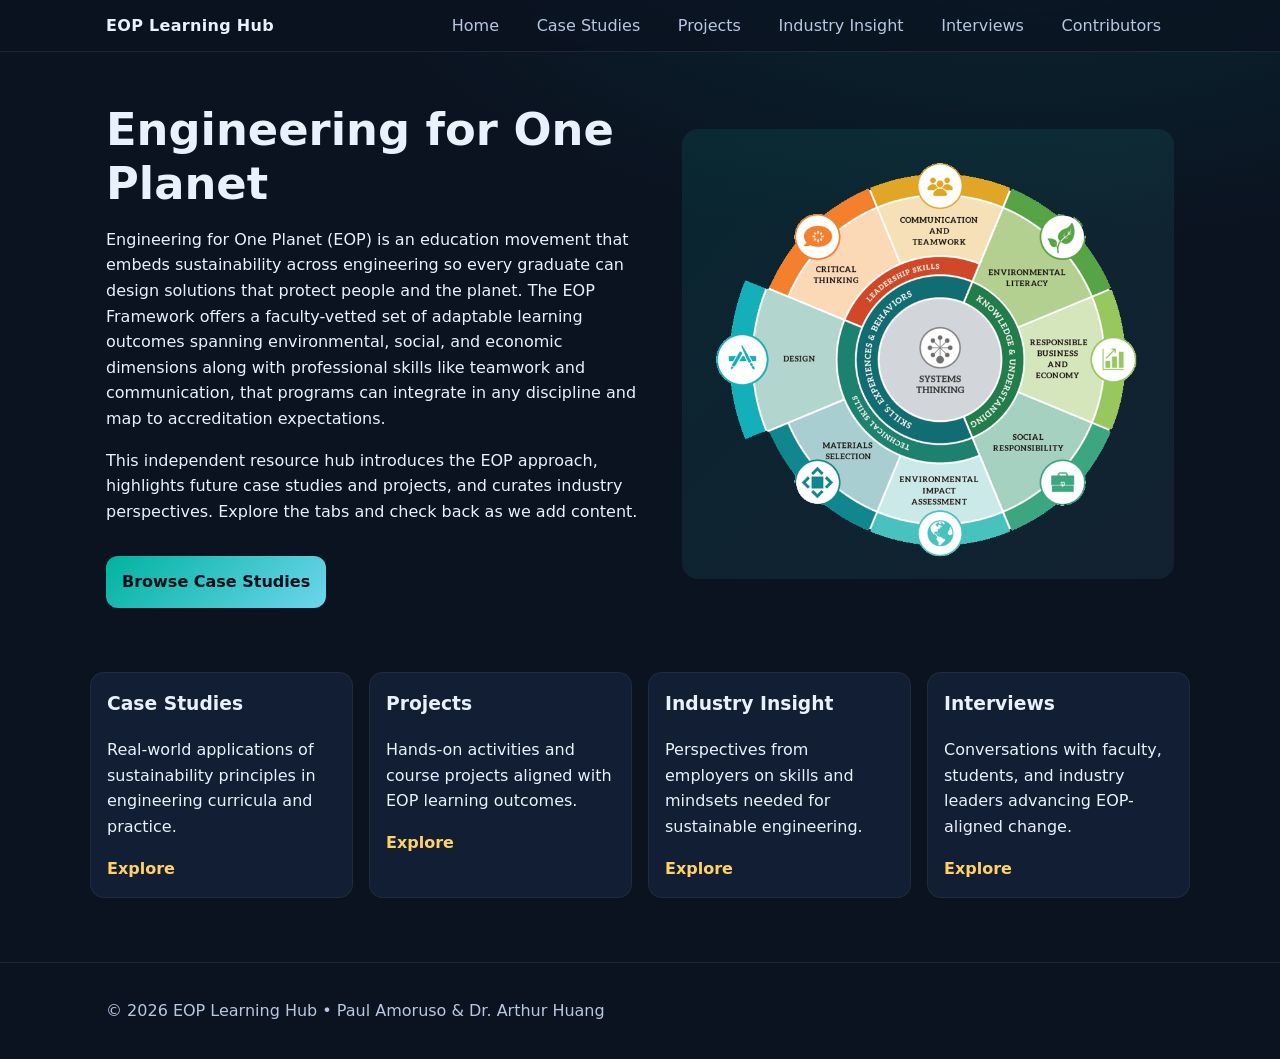
<file: index.html>
<!doctype html>
<html lang="en">
  <head>
    
<meta charset="utf-8">
<meta name="viewport" content="width=device-width, initial-scale=1">
<title>Engineering for One Planet (EOP) – Learning Hub</title>
<meta name="description" content="A modern, GitHub site inspired by Engineering for One Planet by Paul Amoruso.">
<link rel="stylesheet" href="assets/css/styles.css">
<link rel="icon" href="data:image/svg+xml,<svg xmlns='http://www.w3.org/2000/svg' viewBox='0 0 100 100'><circle cx='50' cy='50' r='48' fill='%23008C7A'/><text x='50' y='58' font-size='52' text-anchor='middle' fill='white' font-family='Arial,Helvetica,sans-serif'>E</text></svg>">
<meta property="og:title" content="Engineering for One Planet (EOP) – Learning Hub">
<meta property="og:type" content="website">
<meta property="og:image" content="assets/img/logo.png">

  </head>
  <body>
    
<header class="site-header">
  <div class="container nav">
    <a class="brand" href="index.html">EOP Learning Hub</a>
    <button class="nav-toggle" aria-label="Toggle navigation" aria-expanded="false">☰</button>
    <nav class="menu" role="navigation">
      <a href="index.html" class="nav-link">Home</a>
      <a href="case-studies.html" class="nav-link">Case Studies</a>
      <a href="projects.html" class="nav-link">Projects</a>
      <a href="industry-insights.html" class="nav-link">Industry Insight</a>
      <a href="interviews.html" class="nav-link">Interviews</a>
      <a href="contributors.html"class="nav-link">Contributors</a>
    </nav>
  </div>
</header>

    <main>
      
<section class="hero">
  <div class="container grid-2">
    <div>
      <h1>Engineering for One Planet</h1>
      <p>
        Engineering for One Planet (EOP) is an education movement that embeds sustainability across engineering so every graduate can design solutions that protect people and the planet. The EOP Framework offers a faculty-vetted set of adaptable learning outcomes spanning environmental, social, and economic dimensions along with professional skills like teamwork and communication, that programs can integrate in any discipline and map to accreditation expectations.
      </p>
      <p>
        This independent resource hub introduces the EOP approach, highlights future case studies and projects, and curates industry perspectives. Explore the tabs and check back as we add content.
      </p>
      <a class="btn" href="case-studies.html">Browse Case Studies</a>
    </div>
    <div class="figure-wrap">
      <img src="assets/img/logo.png" alt="Abstract illustration representing sustainability in engineering"/>
    </div>
  </div>
</section>

<section class="cards container">
  <article class="card">
    <h3>Case Studies</h3>
    <p>Real-world applications of sustainability principles in engineering curricula and practice.</p>
    <a href="case-studies.html" class="link">Explore</a>
  </article>
  <article class="card">
    <h3>Projects</h3>
    <p>Hands-on activities and course projects aligned with EOP learning outcomes.</p>
    <a href="projects.html" class="link">Explore</a>
  </article>
  <article class="card">
    <h3>Industry Insight</h3>
    <p>Perspectives from employers on skills and mindsets needed for sustainable engineering.</p>
    <a href="industry-insights.html" class="link">Explore</a>
  </article>
  <article class="card">
    <h3>Interviews</h3>
    <p>Conversations with faculty, students, and industry leaders advancing EOP-aligned change.</p>
    <a href="interviews.html" class="link">Explore</a>
  </article>
</section>

    </main>
    
<footer class="site-footer">
  <div class="container">
    <p>© <span id="year"></span> EOP Learning Hub • Paul Amoruso & Dr. Arthur Huang</p>
  </div>
</footer>
<script src="assets/js/main.js"></script>

  </body>
</html>
</file>
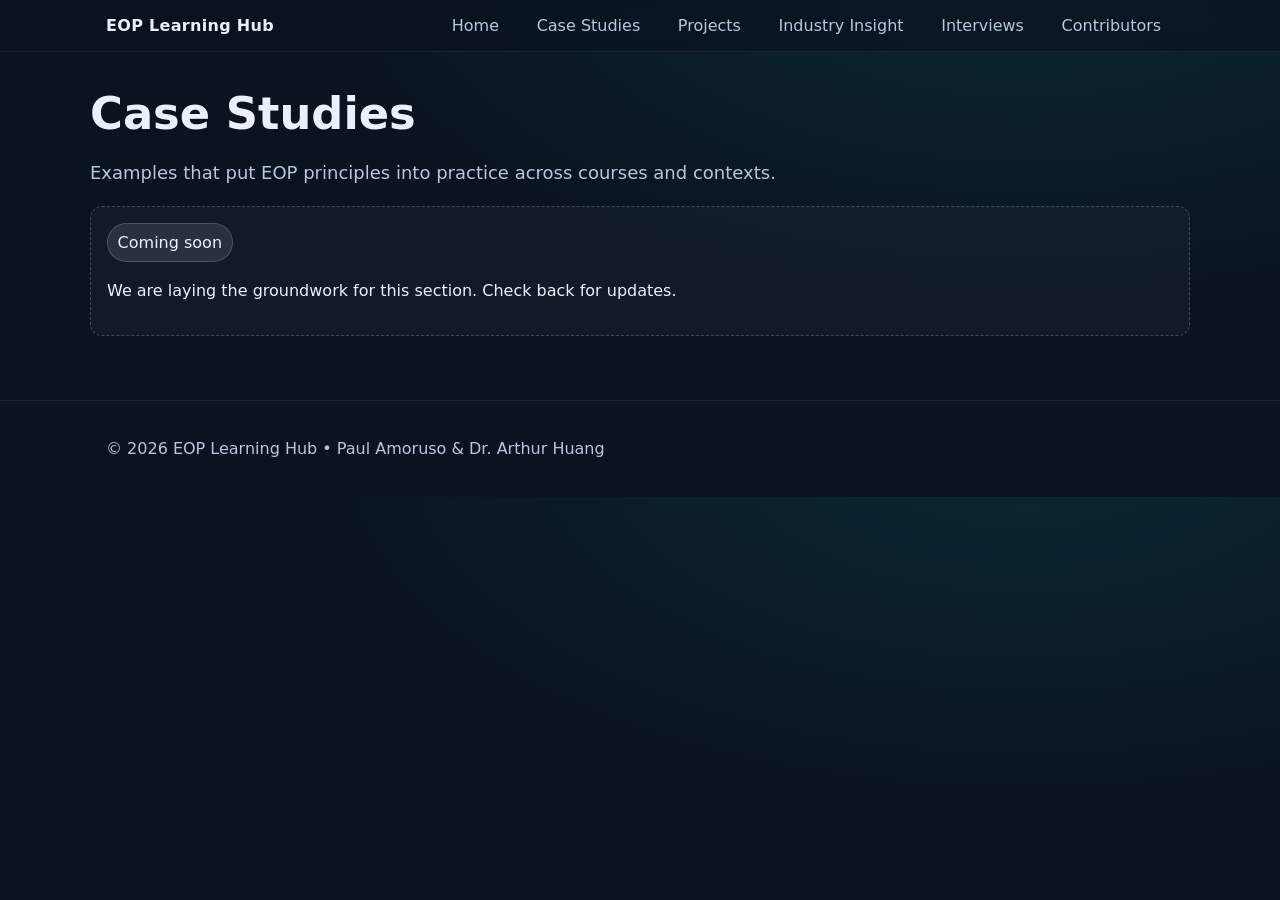
<file: case-studies.html>
<!doctype html>
<html lang="en">
  <head>
    
<meta charset="utf-8">
<meta name="viewport" content="width=device-width, initial-scale=1">
<title>Engineering for One Planet (EOP) – Learning Hub</title>
<meta name="description" content="A modern, GitHub Pages–ready site inspired by Engineering for One Planet.">
<link rel="stylesheet" href="assets/css/styles.css">
<link rel="icon" href="data:image/svg+xml,<svg xmlns='http://www.w3.org/2000/svg' viewBox='0 0 100 100'><circle cx='50' cy='50' r='48' fill='%23008C7A'/><text x='50' y='58' font-size='52' text-anchor='middle' fill='white' font-family='Arial,Helvetica,sans-serif'>E</text></svg>">
<meta property="og:title" content="Engineering for One Planet (EOP) – Learning Hub">
<meta property="og:type" content="website">
<meta property="og:image" content="assets/img/generic-figure.svg">

  </head>
  <body>
    
<header class="site-header">
  <div class="container nav">
    <a class="brand" href="index.html">EOP Learning Hub</a>
    <button class="nav-toggle" aria-label="Toggle navigation" aria-expanded="false">☰</button>
    <nav class="menu" role="navigation">
      <a href="index.html" class="nav-link">Home</a>
      <a href="case-studies.html" class="nav-link">Case Studies</a>
      <a href="projects.html" class="nav-link">Projects</a>
      <a href="industry-insights.html" class="nav-link">Industry Insight</a>
      <a href="interviews.html" class="nav-link">Interviews</a>
      <a href="contributors.html"class="nav-link">Contributors</a>
    </nav>
  </div>
</header>

    <main class="container pad">
      <h1>Case Studies</h1>
      <p class="lede">Examples that put EOP principles into practice across courses and contexts.</p>
      <div class="coming-soon">
        <span class="pill">Coming soon</span>
        <p>We are laying the groundwork for this section. Check back for updates.</p>
      </div>
    </main>
    
<footer class="site-footer">
  <div class="container">
    <p>© <span id="year"></span> EOP Learning Hub • Paul Amoruso & Dr. Arthur Huang</p>
  </div>
</footer>
<script src="assets/js/main.js"></script>

  </body>
</html>
</file>
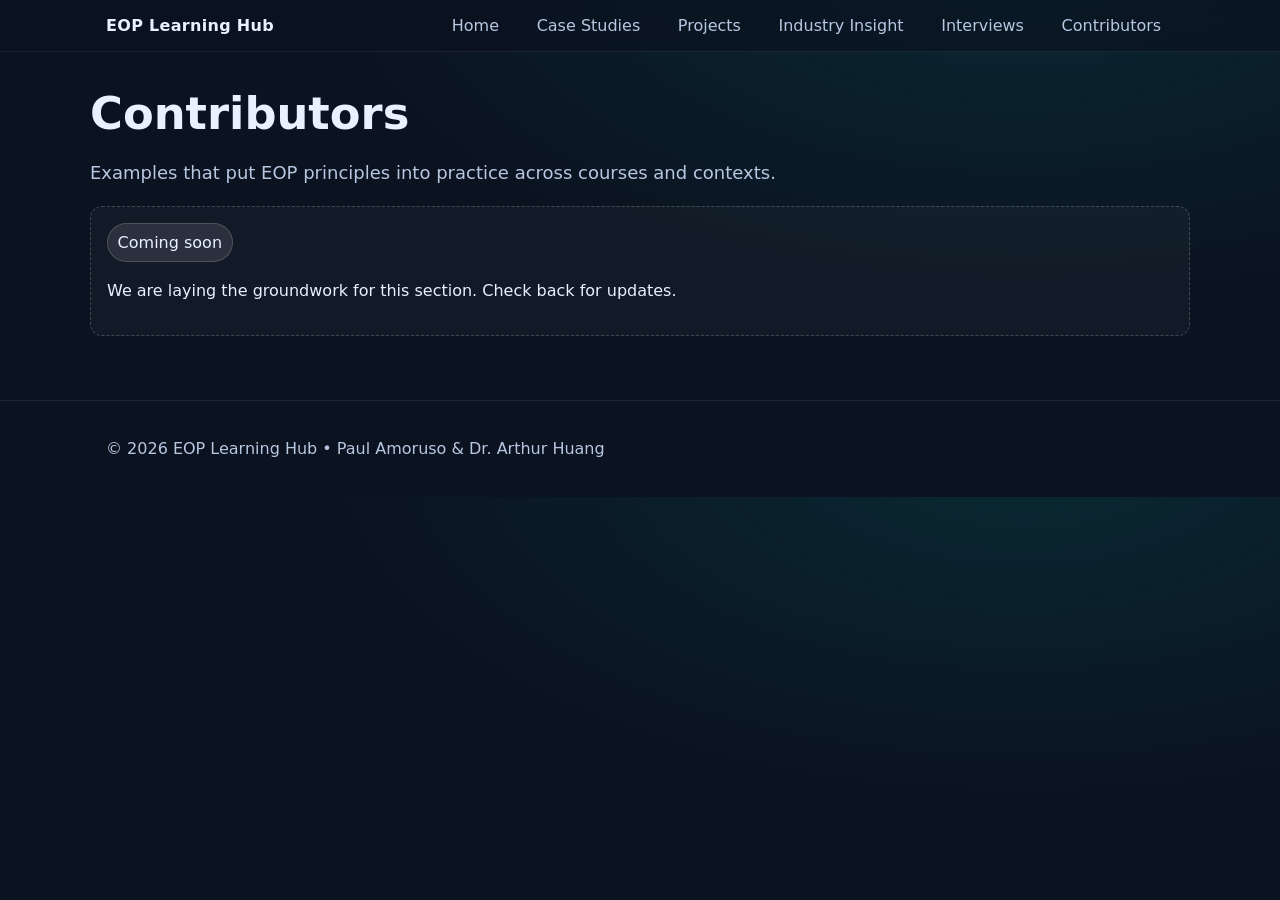
<file: Contributors.html>
<!doctype html>
<html lang="en">
  <head>
    
<meta charset="utf-8">
<meta name="viewport" content="width=device-width, initial-scale=1">
<title>Engineering for One Planet (EOP) – Learning Hub</title>
<meta name="description" content="A modern, GitHub Pages–ready site inspired by Engineering for One Planet.">
<link rel="stylesheet" href="assets/css/styles.css">
<link rel="icon" href="data:image/svg+xml,<svg xmlns='http://www.w3.org/2000/svg' viewBox='0 0 100 100'><circle cx='50' cy='50' r='48' fill='%23008C7A'/><text x='50' y='58' font-size='52' text-anchor='middle' fill='white' font-family='Arial,Helvetica,sans-serif'>E</text></svg>">
<meta property="og:title" content="Engineering for One Planet (EOP) – Learning Hub">
<meta property="og:type" content="website">
<meta property="og:image" content="assets/img/generic-figure.svg">

  </head>
  <body>
    
<header class="site-header">
  <div class="container nav">
    <a class="brand" href="index.html">EOP Learning Hub</a>
    <button class="nav-toggle" aria-label="Toggle navigation" aria-expanded="false">☰</button>
    <nav class="menu" role="navigation">
      <a href="index.html" class="nav-link">Home</a>
      <a href="case-studies.html" class="nav-link">Case Studies</a>
      <a href="projects.html" class="nav-link">Projects</a>
      <a href="industry-insights.html" class="nav-link">Industry Insight</a>
      <a href="interviews.html" class="nav-link">Interviews</a>
      <a href="contributors.html"class="nav-link">Contributors</a>
    </nav>
  </div>
</header>

    <main class="container pad">
      <h1>Contributors</h1>
      <p class="lede">Examples that put EOP principles into practice across courses and contexts.</p>
      <div class="coming-soon">
        <span class="pill">Coming soon</span>
        <p>We are laying the groundwork for this section. Check back for updates.</p>
      </div>
    </main>
    
<footer class="site-footer">
  <div class="container">
    <p>© <span id="year"></span> EOP Learning Hub • Paul Amoruso & Dr. Arthur Huang</p>
  </div>
</footer>
<script src="assets/js/main.js"></script>

  </body>
</html>
</file>
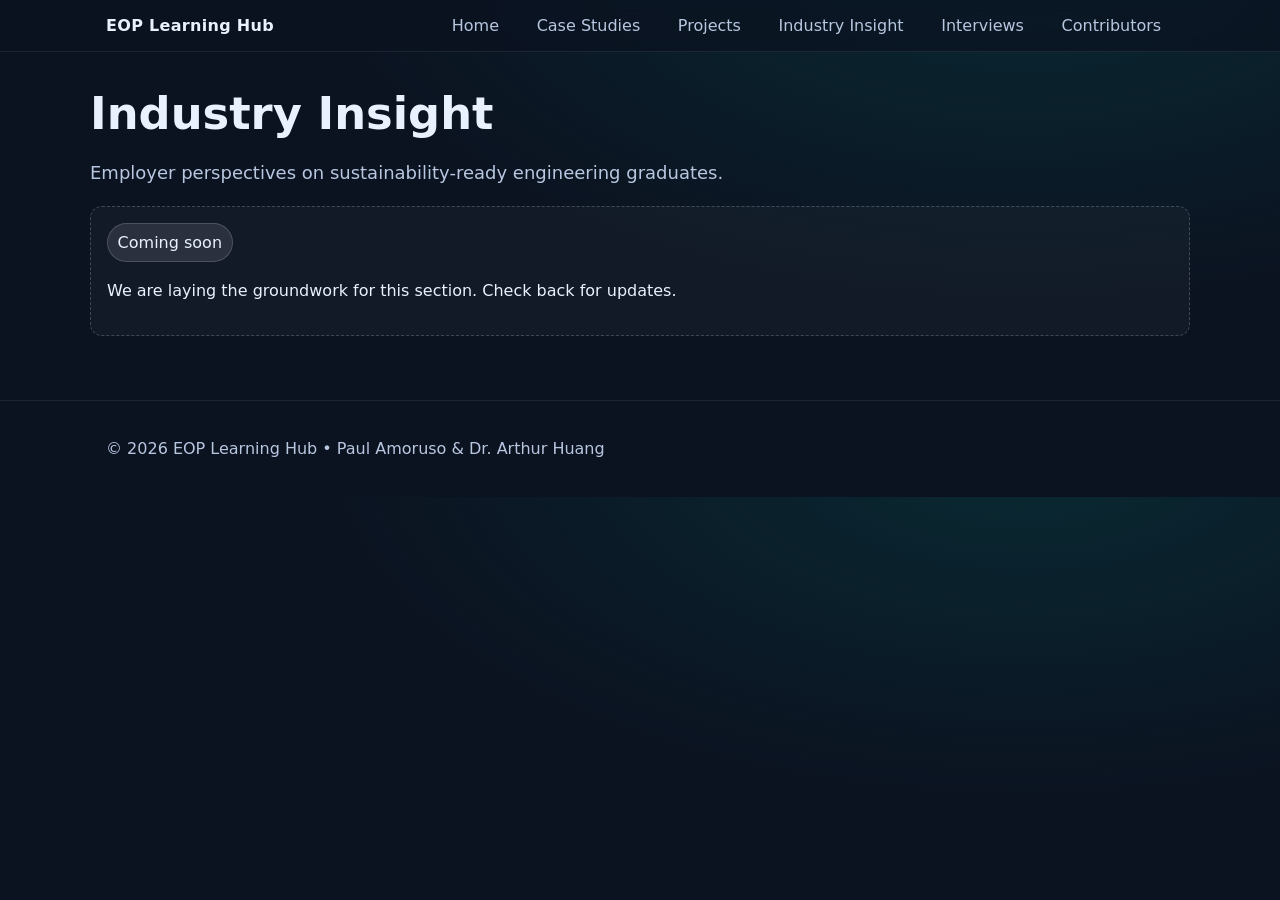
<file: industry-insights.html>
<!doctype html>
<html lang="en">
  <head>
    
<meta charset="utf-8">
<meta name="viewport" content="width=device-width, initial-scale=1">
<title>Engineering for One Planet (EOP) – Learning Hub</title>
<meta name="description" content="A modern, GitHub Pages–ready site inspired by Engineering for One Planet.">
<link rel="stylesheet" href="assets/css/styles.css">
<link rel="icon" href="data:image/svg+xml,<svg xmlns='http://www.w3.org/2000/svg' viewBox='0 0 100 100'><circle cx='50' cy='50' r='48' fill='%23008C7A'/><text x='50' y='58' font-size='52' text-anchor='middle' fill='white' font-family='Arial,Helvetica,sans-serif'>E</text></svg>">
<meta property="og:title" content="Engineering for One Planet (EOP) – Learning Hub">
<meta property="og:type" content="website">
<meta property="og:image" content="assets/img/generic-figure.svg">

  </head>
  <body>
    
<header class="site-header">
  <div class="container nav">
    <a class="brand" href="index.html">EOP Learning Hub</a>
    <button class="nav-toggle" aria-label="Toggle navigation" aria-expanded="false">☰</button>
    <nav class="menu" role="navigation">
      <a href="index.html" class="nav-link">Home</a>
      <a href="case-studies.html" class="nav-link">Case Studies</a>
      <a href="projects.html" class="nav-link">Projects</a>
      <a href="industry-insights.html" class="nav-link">Industry Insight</a>
      <a href="interviews.html" class="nav-link">Interviews</a>
      <a href="contributors.html"class="nav-link">Contributors</a>
    </nav>
  </div>
</header>

    <main class="container pad">
      <h1>Industry Insight</h1>
      <p class="lede">Employer perspectives on sustainability-ready engineering graduates.</p>
      <div class="coming-soon">
        <span class="pill">Coming soon</span>
        <p>We are laying the groundwork for this section. Check back for updates.</p>
      </div>
    </main>
    
<footer class="site-footer">
  <div class="container">
    <p>© <span id="year"></span> EOP Learning Hub • Paul Amoruso & Dr. Arthur Huang</p>
  </div>
</footer>
<script src="assets/js/main.js"></script>

  </body>
</html>
</file>
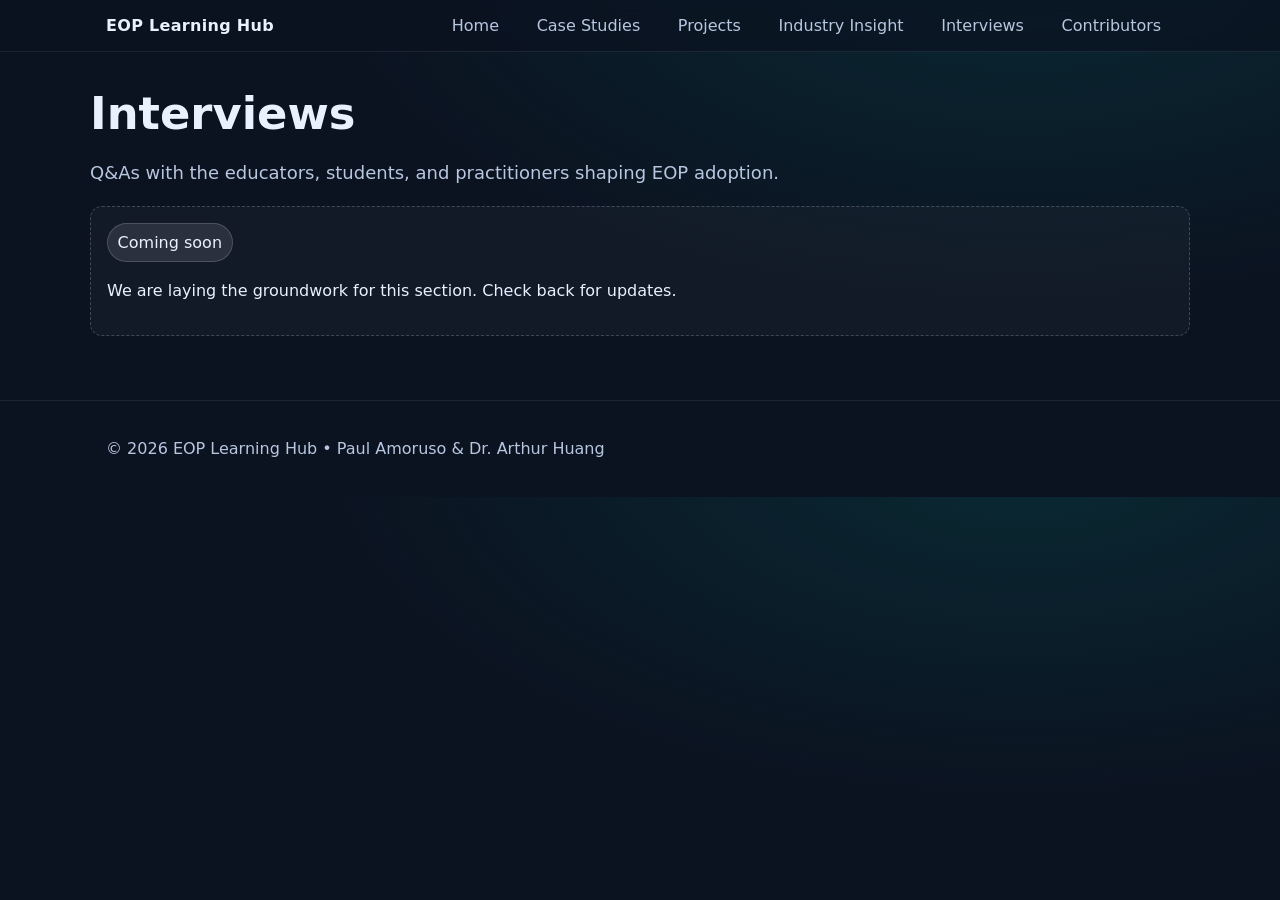
<file: interviews.html>
<!doctype html>
<html lang="en">
  <head>
    
<meta charset="utf-8">
<meta name="viewport" content="width=device-width, initial-scale=1">
<title>Engineering for One Planet (EOP) – Learning Hub</title>
<meta name="description" content="A modern, GitHub Pages–ready site inspired by Engineering for One Planet.">
<link rel="stylesheet" href="assets/css/styles.css">
<link rel="icon" href="data:image/svg+xml,<svg xmlns='http://www.w3.org/2000/svg' viewBox='0 0 100 100'><circle cx='50' cy='50' r='48' fill='%23008C7A'/><text x='50' y='58' font-size='52' text-anchor='middle' fill='white' font-family='Arial,Helvetica,sans-serif'>E</text></svg>">
<meta property="og:title" content="Engineering for One Planet (EOP) – Learning Hub">
<meta property="og:type" content="website">
<meta property="og:image" content="assets/img/generic-figure.svg">

  </head>
  <body>
    
<header class="site-header">
  <div class="container nav">
    <a class="brand" href="index.html">EOP Learning Hub</a>
    <button class="nav-toggle" aria-label="Toggle navigation" aria-expanded="false">☰</button>
    <nav class="menu" role="navigation">
      <a href="index.html" class="nav-link">Home</a>
      <a href="case-studies.html" class="nav-link">Case Studies</a>
      <a href="projects.html" class="nav-link">Projects</a>
      <a href="industry-insights.html" class="nav-link">Industry Insight</a>
      <a href="interviews.html" class="nav-link">Interviews</a>
      <a href="contributors.html"class="nav-link">Contributors</a>
    </nav>
  </div>
</header>

    <main class="container pad">
      <h1>Interviews</h1>
      <p class="lede">Q&As with the educators, students, and practitioners shaping EOP adoption.</p>
      <div class="coming-soon">
        <span class="pill">Coming soon</span>
        <p>We are laying the groundwork for this section. Check back for updates.</p>
      </div>
    </main>
    
<footer class="site-footer">
  <div class="container">
    <p>© <span id="year"></span> EOP Learning Hub • Paul Amoruso & Dr. Arthur Huang</p>
  </div>
</footer>
<script src="assets/js/main.js"></script>

  </body>
</html>
</file>
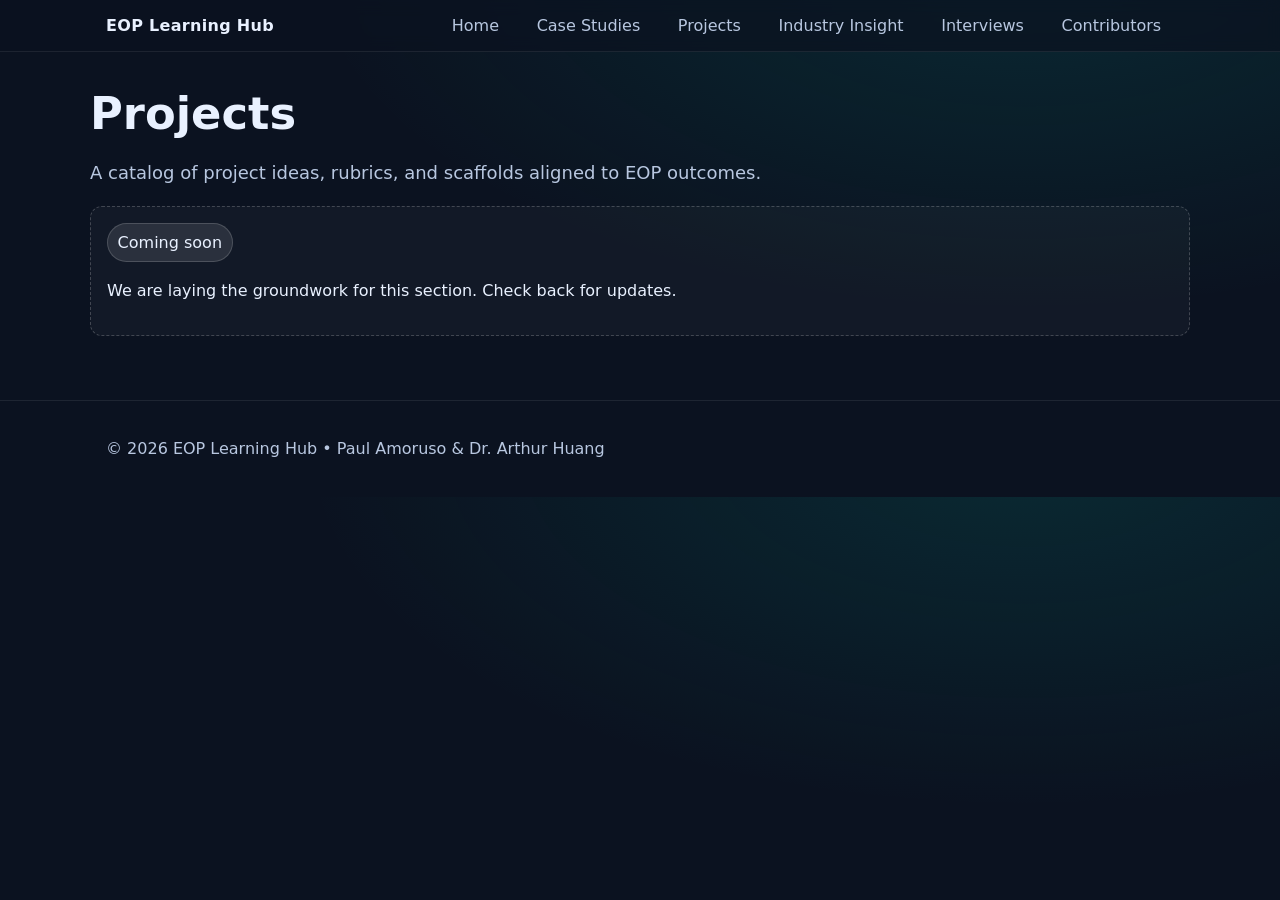
<file: projects.html>
<!doctype html>
<html lang="en">
  <head>
    
<meta charset="utf-8">
<meta name="viewport" content="width=device-width, initial-scale=1">
<title>Engineering for One Planet (EOP) – Learning Hub</title>
<meta name="description" content="A modern, GitHub Pages–ready site inspired by Engineering for One Planet.">
<link rel="stylesheet" href="assets/css/styles.css">
<link rel="icon" href="data:image/svg+xml,<svg xmlns='http://www.w3.org/2000/svg' viewBox='0 0 100 100'><circle cx='50' cy='50' r='48' fill='%23008C7A'/><text x='50' y='58' font-size='52' text-anchor='middle' fill='white' font-family='Arial,Helvetica,sans-serif'>E</text></svg>">
<meta property="og:title" content="Engineering for One Planet (EOP) – Learning Hub">
<meta property="og:type" content="website">
<meta property="og:image" content="assets/img/generic-figure.svg">

  </head>
  <body>
    
<header class="site-header">
  <div class="container nav">
    <a class="brand" href="index.html">EOP Learning Hub</a>
    <button class="nav-toggle" aria-label="Toggle navigation" aria-expanded="false">☰</button>
    <nav class="menu" role="navigation">
      <a href="index.html" class="nav-link">Home</a>
      <a href="case-studies.html" class="nav-link">Case Studies</a>
      <a href="projects.html" class="nav-link">Projects</a>
      <a href="industry-insights.html" class="nav-link">Industry Insight</a>
      <a href="interviews.html" class="nav-link">Interviews</a>
      <a href="contributors.html"class="nav-link">Contributors</a>
    </nav>
  </div>
</header>

    <main class="container pad">
      <h1>Projects</h1>
      <p class="lede">A catalog of project ideas, rubrics, and scaffolds aligned to EOP outcomes.</p>
      <div class="coming-soon">
        <span class="pill">Coming soon</span>
        <p>We are laying the groundwork for this section. Check back for updates.</p>
      </div>
    </main>
    
<footer class="site-footer">
  <div class="container">
    <p>© <span id="year"></span> EOP Learning Hub • Paul Amoruso & Dr. Arthur Huang</p>
  </div>
</footer>
<script src="assets/js/main.js"></script>

  </body>
</html>
</file>
<file: assets/css/styles.css>
:root{
  --bg: #0b1220;
  --panel: #0f1a2b;
  --text: #e9f1ff;
  --muted: #b8c7e0;
  --brand: #00b39f;
  --brand-2: #6dd5ed;
  --accent: #ffd166;
  --card: #111e33;
}
*{box-sizing:border-box}
body{
  margin:0; font-family: system-ui, -apple-system, Segoe UI, Roboto, Helvetica, Arial, sans-serif; background: radial-gradient(1200px 600px at 80% -10%, rgba(0,179,159,.15), transparent 60%), var(--bg); color:var(--text); line-height:1.6;
}
.container{max-width:1100px; margin:0 auto; padding:0 1rem}
.site-header{position:sticky; top:0; backdrop-filter: blur(8px); background: rgba(11,18,32,.7); border-bottom:1px solid rgba(255,255,255,.08); z-index:100}
.nav{display:flex; align-items:center; gap:1rem}
.brand{display:inline-block; color:var(--text); text-decoration:none; font-weight:700; letter-spacing:.3px; padding:.8rem 0}
.menu{margin-left:auto; display:flex; gap:.75rem; align-items:center}
.nav-link{color:var(--muted); text-decoration:none; padding:.6rem .8rem; border-radius:8px}
.nav-link:hover{background:rgba(255,255,255,.06); color:var(--text)}
.nav-toggle{display:none; margin-left:auto; background:none; border:1px solid rgba(255,255,255,.15); color:var(--text); border-radius:8px; padding:.45rem .6rem; cursor:pointer}
.hero{padding:3rem 0 2rem;}
.grid-2{display:grid; grid-template-columns: 1.05fr .95fr; gap:2rem; align-items:center}
.figure-wrap{display:flex; align-items:center; justify-content:center; background: linear-gradient(135deg, rgba(0,179,159,.12), rgba(109,213,237,.08)); border-radius:16px; padding:1rem}
h1{font-size:clamp(1.8rem, 2vw + 1.4rem, 2.8rem); line-height:1.2; margin:.2rem 0 .6rem}
.lede{font-size:1.125rem; color:var(--muted)}
.btn{display:inline-block; margin-top:1rem; background:linear-gradient(135deg, var(--brand), var(--brand-2)); color:#001018; text-decoration:none; font-weight:700; padding:.8rem 1rem; border-radius:12px}
.cards{display:grid; grid-template-columns:repeat(4, 1fr); gap:1rem; padding:2rem 0}
.card{background:var(--card); border:1px solid rgba(255,255,255,.06); border-radius:14px; padding:1rem}
.card h3{margin-top:0}
.link{color:var(--accent); text-decoration:none; font-weight:600}
.site-footer{border-top:1px solid rgba(255,255,255,.08); margin-top:2rem; padding:1.2rem 0; color:var(--muted)}
.pad{padding:2rem 0}
.pill{display:inline-block; padding:.35rem .6rem; border-radius:999px; background:rgba(255,255,255,.1); border:1px solid rgba(255,255,255,.16)}
.coming-soon{margin-top:1rem; background:rgba(255,255,255,.03); border:1px dashed rgba(255,255,255,.2); padding:1rem; border-radius:12px}
@media (max-width: 860px){
  .grid-2{grid-template-columns:1fr}
  .cards{grid-template-columns:1fr 1fr}
  .menu{display:none}
  .nav-toggle{display:block}
}
@media (max-width: 520px){
  .cards{grid-template-columns:1fr}
}
/* Ensure images never overflow their container */
.figure-wrap img,
img, svg {
  max-width: 100%;
  height: auto;
  display: block;
}

/* Give the media column full width and prevent bleed */
.figure-wrap {
  width: 100%;
  overflow: hidden;          /* hide any tiny overflows */
  border-radius: 16px;
}

/* On narrow screens, stack and add spacing so nothing overlaps */
@media (max-width: 860px){
  .grid-2 {
    grid-template-columns: 1fr;     /* already set in your CSS, keep it */
    gap: 1.25rem;                   /* a bit more space between text and figure */
    align-items: start;             /* avoid vertical centering overlap */
  }
  .hero {
    padding-bottom: 2.25rem;        /* extra breathing room */
  }
  .figure-wrap img {
    max-height: 380px;              /* optional: cap height on very tall SVGs */
    object-fit: contain;
  }
}

/* Extra safety for very narrow phones */
@media (max-width: 420px){
  .figure-wrap img {
    max-height: 300px;
  }
}
</file>
